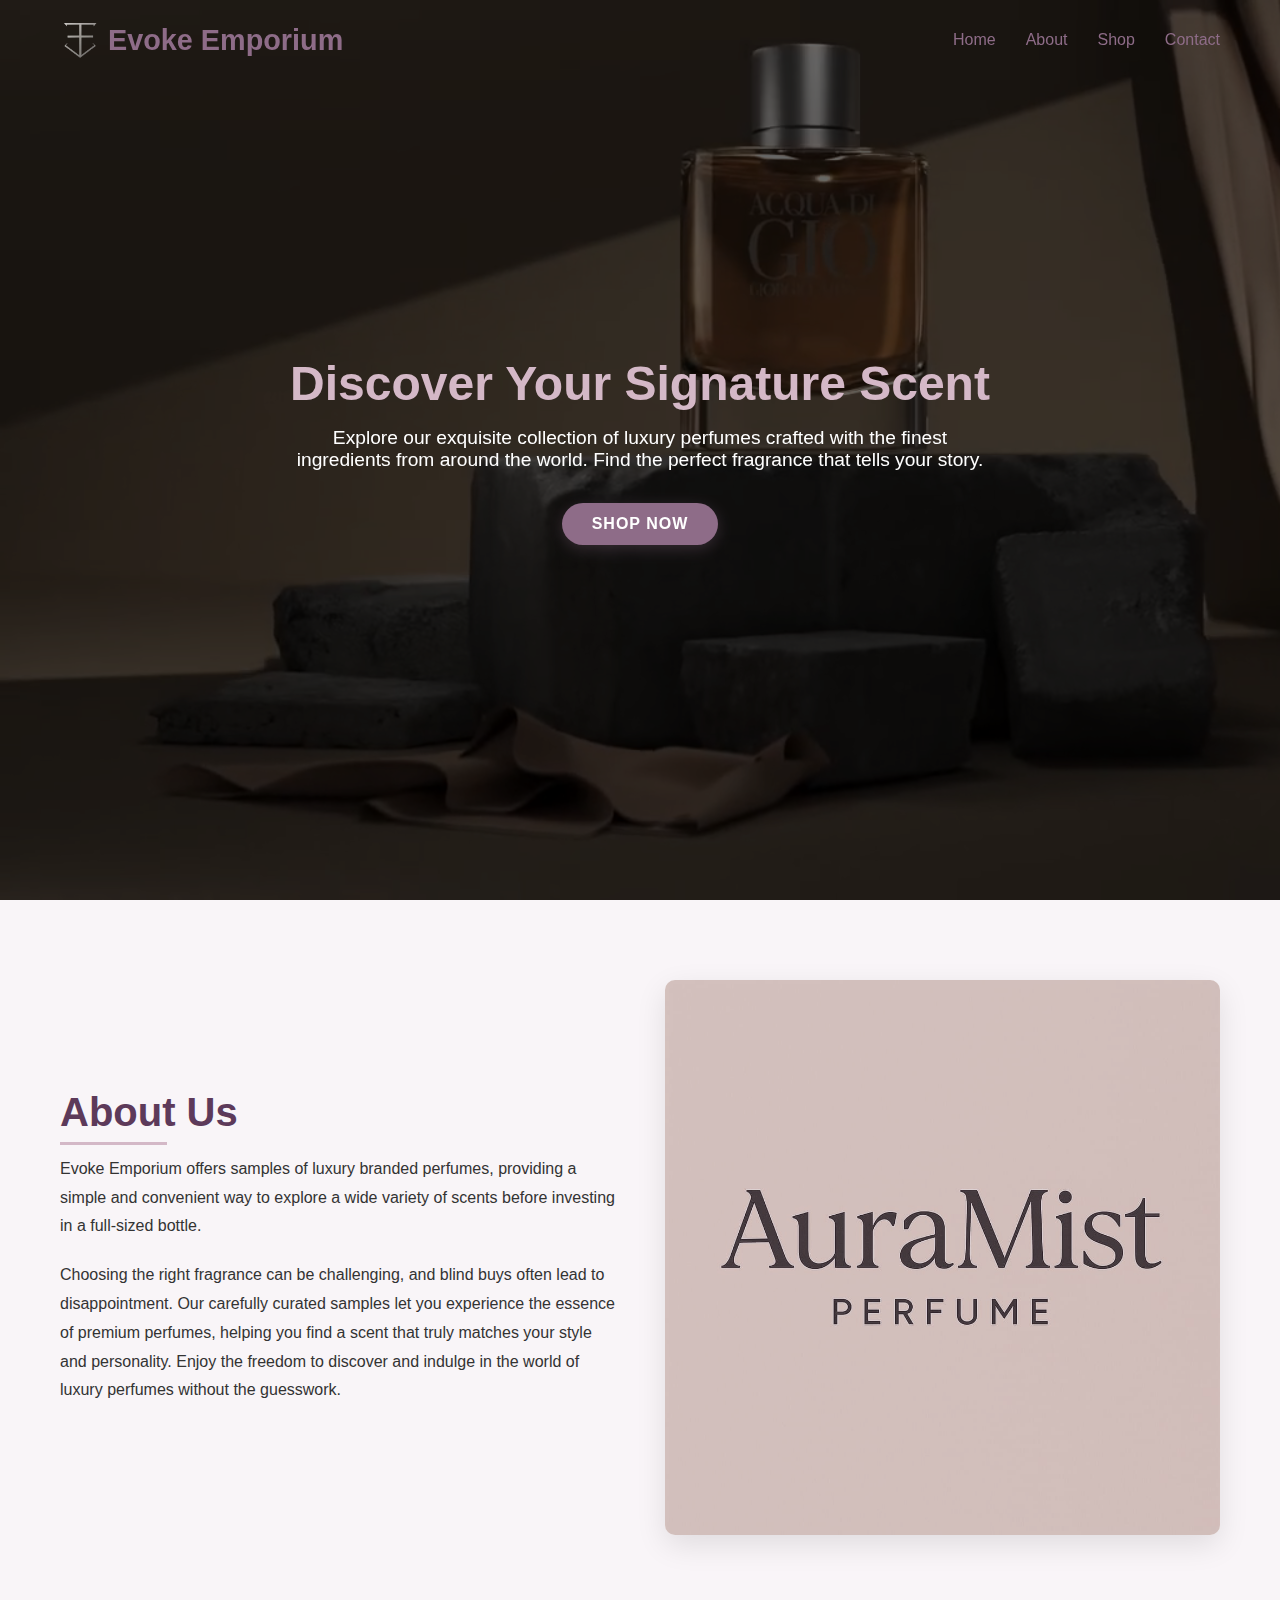
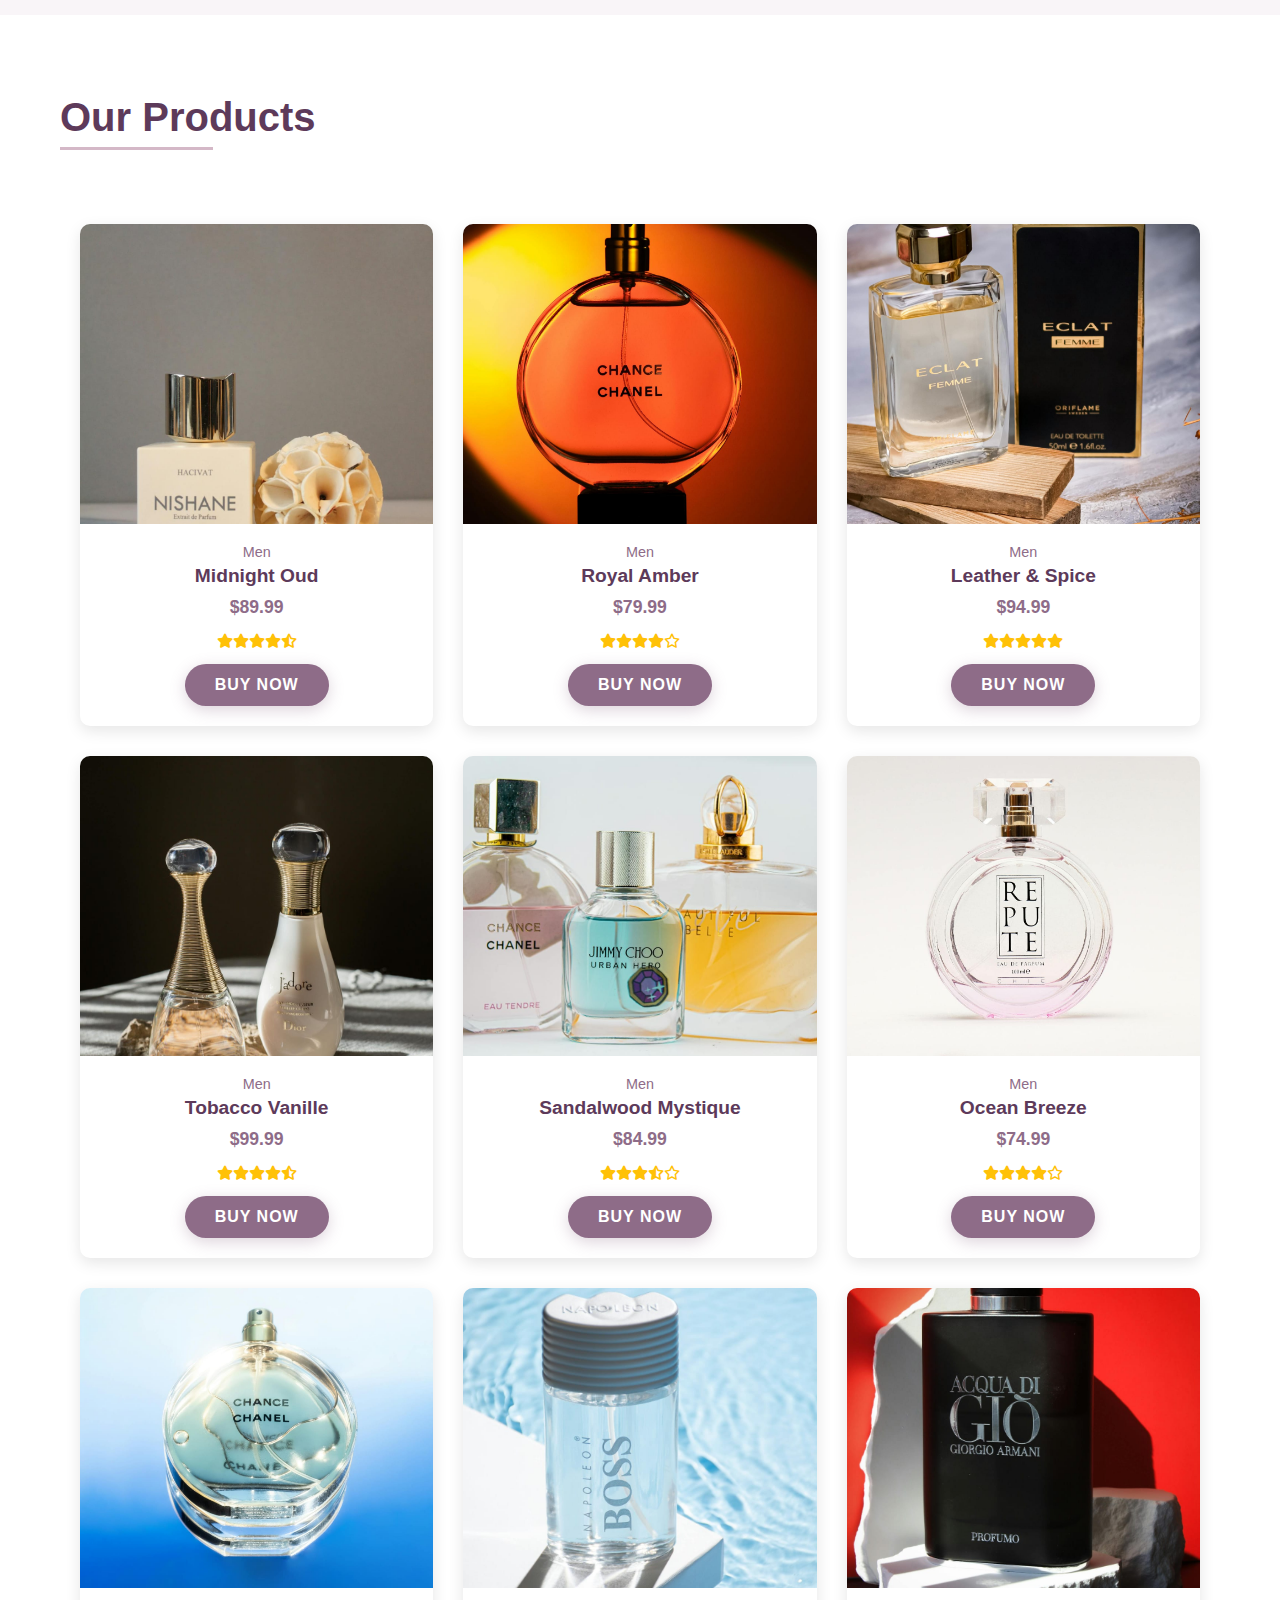
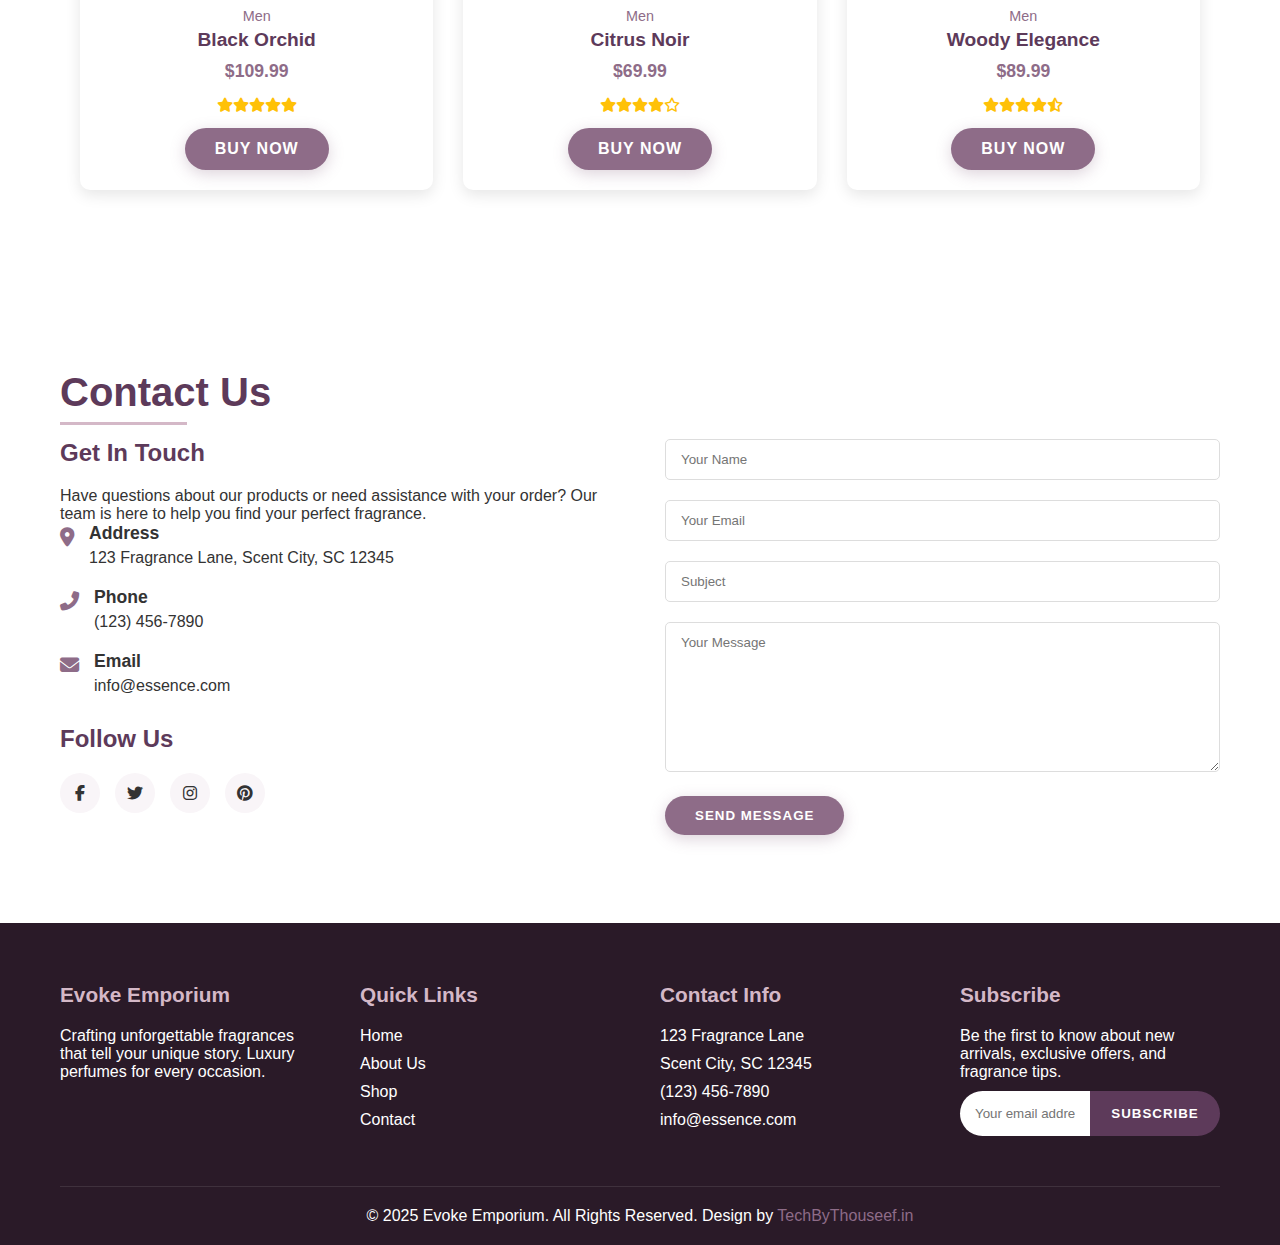
<file: index.html>
<!DOCTYPE html>
<html lang="en">

<head>
    <meta charset="UTF-8">
    <meta name="viewport" content="width=device-width, initial-scale=1.0">
    <meta name="description" content="Discover your signature scent with Evoke Emporium. Explore our curated collection of luxury perfume samples, crafted to help you find the perfect fragrance that tells your unique story.">
    <title>Evoke Emporium | Luxury Perfumes</title>
    <link rel="icon" type="png" href="/photos/logo.png">
    <link rel="stylesheet" href="https://cdnjs.cloudflare.com/ajax/libs/font-awesome/6.4.0/css/all.min.css">
    <link rel="stylesheet" href="/css/style.css">
</head>

<body>
    <!-- Header -->
    <header id="header">
        <div class="container">
            <nav class="navbar">
                <a href="#" class="logo">
                    <img src="/photos/logo.png" width="40px" height="40px" alt="">
                    &nbsp;Evoke Emporium
                </a>

                <ul class="nav-links">
                    <li><a class="nav-a" href="#home">Home</a></li>
                    <li><a class="nav-a" href="#about">About</a></li>
                    <li><a class="nav-a" href="#shop">Shop</a></li>
                    <li><a class="nav-a" href="#contact">Contact</a></li>
                </ul>

                <div class="hamburger">
                    <i class="fas fa-bars"></i>
                </div>
            </nav>
        </div>
    </header>

    <div class="video-background" id="home">
        <video autoplay muted loop playsinline>
            <source src="/video/video.mp4" type="video/mp4">
            Your browser does not support the video tag.
        </video>
    </div>

    <div class="content">
        <!-- <div class="logoinhome">
            <img src="/photos/IMG-20250506-WA0001.jpg" width="150px" height="150px" alt="">
        </div> -->
        <h1>Discover Your Signature Scent</h1>
        <p>Explore our exquisite collection of luxury perfumes crafted with the finest ingredients from around the
            world. Find the perfect fragrance that tells your story.</p>
        <a href="#shop" class="btn">Shop Now</a>
    </div>

    <!-- About Section -->
    <section class="about section-padding" id="about">
        <div class="container">
            <div class="about-content">
                <div class="about-text">
                    <h2 class="section-title">About Us</h2>
                    <p>Evoke Emporium offers samples of luxury branded perfumes, providing a simple and convenient way
                        to explore a wide variety of scents before investing in a full-sized bottle.</p>
                    <p>Choosing the right fragrance can be challenging, and blind buys often lead to disappointment. Our
                        carefully curated samples let you experience the essence of premium perfumes, helping you find a
                        scent that truly matches your style and personality. Enjoy the freedom to discover and indulge
                        in the world of luxury perfumes without the guesswork.</p>
                </div>

                <div class="about-img">
                    <img src="/photos/IMG-20250506-WA0001.jpg" alt="About Essence">
                </div>
            </div>
        </div>
    </section>

    <!-- Shop Section -->
    <section class="shop section-padding" id="shop">
        <div class="container">
            <div class="shop-header">
                <h2 class="section-title">Our Products</h2>
            </div>

            <div class="products-grid" id="productsContainer">
                <!-- Products will be loaded here dynamically -->
            </div>
        </div>
    </section>

    <!-- WhatsApp Order Form (hidden by default) -->
    <div class="whatsapp-form-modal" id="whatsappFormModal">
        <div class="modal-content">
            <span class="close-modal">&times;</span>
            <h3>Order Details</h3>
            <form id="whatsappOrderForm">
                <input type="hidden" id="whatsappProductName">
                <input type="hidden" id="whatsappProductPrice">
                <input type="hidden" id="whatsappProductImage">

                <div class="form-group">
                    <label for="customerName">Your Name*</label>
                    <input type="text" id="customerName" required>
                </div>

                <div class="form-group">
                    <label for="customerPhone">WhatsApp Number*</label>
                    <input type="tel" id="customerPhone" required>
                </div>

                <div class="form-group">
                    <label for="customerAddress">Delivery Address*</label>
                    <textarea id="customerAddress" required></textarea>
                </div>

                <div class="form-group">
                    <label for="customerQuantity">Quantity</label>
                    <input type="number" id="customerQuantity" value="1" min="1">
                </div>

                <button type="submit" class="btn">Send Order via WhatsApp</button>
            </form>
        </div>
    </div>

    <!-- Contact Section -->
    <section class="contact section-padding" id="contact">
        <div class="container">
            <h2 class="section-title">Contact Us</h2>

            <div class="contact-container">
                <div class="contact-info">
                    <h3>Get In Touch</h3>
                    <p>Have questions about our products or need assistance with your order? Our team is here to help
                        you find your perfect fragrance.</p>

                    <div class="contact-details">
                        <div class="contact-item">
                            <i class="fas fa-map-marker-alt"></i>
                            <div class="contact-text">
                                <h4>Address</h4>
                                <p>123 Fragrance Lane, Scent City, SC 12345</p>
                            </div>
                        </div>

                        <div class="contact-item">
                            <i class="fas fa-phone-alt"></i>
                            <div class="contact-text">
                                <h4>Phone</h4>
                                <p>(123) 456-7890</p>
                            </div>
                        </div>

                        <div class="contact-item">
                            <i class="fas fa-envelope"></i>
                            <div class="contact-text">
                                <h4>Email</h4>
                                <p>info@essence.com</p>
                            </div>
                        </div>
                    </div>

                    <h3>Follow Us</h3>
                    <div class="social-links">
                        <a href="#"><i class="fab fa-facebook-f"></i></a>
                        <a href="#"><i class="fab fa-twitter"></i></a>
                        <a href="https://www.instagram.com/evoke.emporium/" target="_blank"><i class="fab fa-instagram"></i></a>
                        <a href="#"><i class="fab fa-pinterest"></i></a>
                    </div>
                </div>

                <div class="contact-form">
                    <form id="contactForm">
                        <div class="form-group">
                            <input type="text" id="contactName" placeholder="Your Name" required>
                            <span class="error-message" id="nameError"></span>
                        </div>
                
                        <div class="form-group">
                            <input type="email" id="contactEmail" placeholder="Your Email" required>
                            <span class="error-message" id="emailError"></span>
                        </div>
                
                        <div class="form-group">
                            <input type="text" id="contactSubject" placeholder="Subject">
                        </div>
                
                        <div class="form-group">
                            <textarea id="contactMessage" placeholder="Your Message" required></textarea>
                            <span class="error-message" id="messageError"></span>
                        </div>
                
                        <button type="submit" class="btn" id="submitBtn">Send Message</button>
                        
                        <!-- Success/Error Message -->
                        <div id="formResponse" class="form-response"></div>
                    </form>
                </div>
                
            </div>
        </div>
    </section>

    <!-- Footer -->
    <footer>
        <div class="container">
            <div class="footer-container">
                <!-- Column 1 -->
                <div class="footer-col">
                    <h3>Evoke Emporium</h3>
                    <p>Crafting unforgettable fragrances that tell your unique story. Luxury perfumes for every
                        occasion.</p>
                </div>

                <!-- Column 2 -->
                <div class="footer-col">
                    <h3>Quick Links</h3>
                    <ul class="footer-links">
                        <li><a href="#home">Home</a></li>
                        <li><a href="#about">About Us</a></li>
                        <li><a href="#shop">Shop</a></li>
                        <li><a href="#contact">Contact</a></li>
                    </ul>
                </div>

                <!-- Column 3 -->
                <div class="footer-col">
                    <h3>Contact Info</h3>
                    <ul class="footer-links">
                        <li><a href="#">123 Fragrance Lane</a></li>
                        <li><a href="#">Scent City, SC 12345</a></li>
                        <li><a href="#">(123) 456-7890</a></li>
                        <li><a href="#">info@essence.com</a></li>
                    </ul>
                </div>

                <!-- Column 4: Newsletter -->
                <div class="footer-col newsletter-col">
                    <h3>Subscribe</h3>
                    <p>Be the first to know about new arrivals, exclusive offers, and fragrance tips.</p>
                    <form class="newsletter-form">
                        <input type="email" placeholder="Your email address" required>
                        <button type="submit">Subscribe</button>
                    </form>
                </div>
            </div>

            <div class="footer-bottom">
                <p>&copy; 2025 Evoke Emporium. All Rights Reserved. Design by <span><a
                            href="https://www.techbythouseef.in/" target="_blank">TechByThouseef.in</a></span></p>
            </div>
        </div>
    </footer>

    <script src="/js/script.js"></script>
    <script src="/js/datafetching.js"></script>
</body>

</html>
</file>
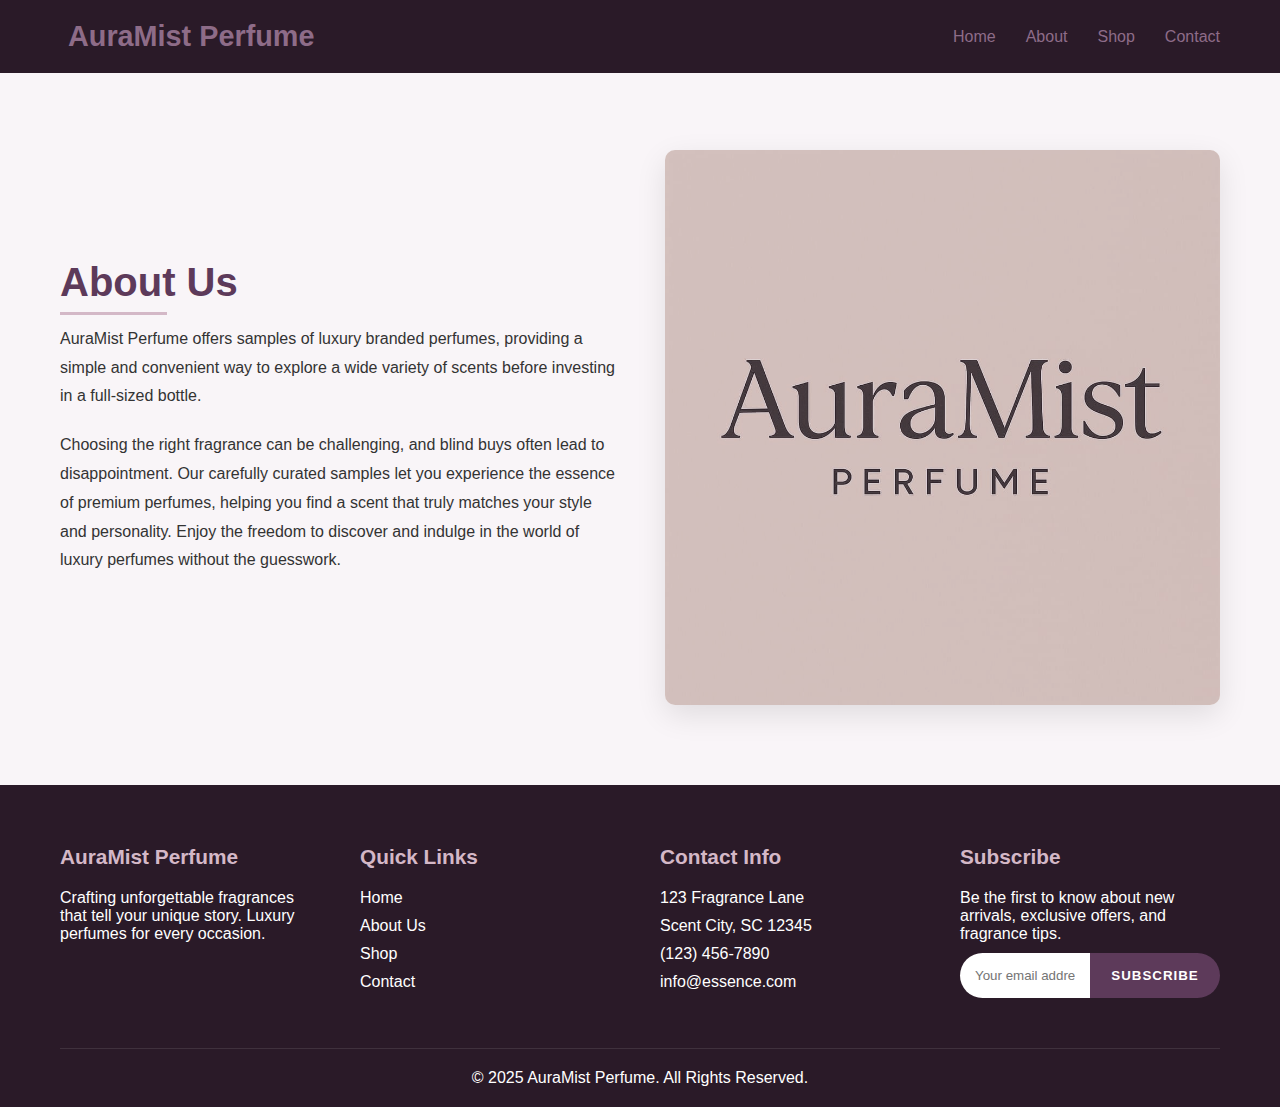
<file: about.html>
<!DOCTYPE html>
<html lang="en">

<head>
    <meta charset="UTF-8">
    <meta name="viewport" content="width=device-width, initial-scale=1.0">
    <meta name="description" content="Discover your signature scent with AuraMist Perfume. Explore our curated collection of luxury perfume samples, crafted to help you find the perfect fragrance that tells your unique story.">
    <title>AuraMist Perfume | Luxury Perfumes</title>
    <link rel="icon" type="png" href="/photos/logo.png">
    <link rel="stylesheet" href="https://cdnjs.cloudflare.com/ajax/libs/font-awesome/6.4.0/css/all.min.css">
    <link rel="stylesheet" href="/css/style.css">
</head>

<body>
    <!-- Header -->
    <header id="header" style="background-color: #2a1a28;">
        <div class="container">
            <nav class="navbar">
                <a href="#" class="logo">
                    <!-- <img src="/photos/logo.png" width="40px" height="40px" alt=""> -->
                    &nbsp;AuraMist Perfume
                </a>

                <ul class="nav-links">
                    <li><a class="nav-a" href="/index.html">Home</a></li>
                    <li><a class="nav-a" href="/about.html">About</a></li>
                    <li><a class="nav-a" href="/shop.html">Shop</a></li>
                    <li><a class="nav-a" href="/contact.html">Contact</a></li>
                </ul>

                <div class="hamburger">
                    <i class="fas fa-bars"></i>
                </div>
            </nav>
        </div>
    </header>

    <!-- About Section -->
    <section class="about section-padding" id="about" style="padding-top: 150px;">
        <div class="container" >
            <div class="about-content">
                <div class="about-text">
                    <h2 class="section-title">About Us</h2>
                    <p>AuraMist Perfume offers samples of luxury branded perfumes, providing a simple and convenient way
                        to explore a wide variety of scents before investing in a full-sized bottle.</p>
                    <p>Choosing the right fragrance can be challenging, and blind buys often lead to disappointment. Our
                        carefully curated samples let you experience the essence of premium perfumes, helping you find a
                        scent that truly matches your style and personality. Enjoy the freedom to discover and indulge
                        in the world of luxury perfumes without the guesswork.</p>
                </div>

                <div class="about-img">
                    <img src="/photos/IMG-20250506-WA0001.jpg" alt="About Essence">
                </div>
            </div>
        </div>
    </section>

    <!-- Footer -->
    <footer>
        <div class="container">
            <div class="footer-container">
                <!-- Column 1 -->
                <div class="footer-col">
                    <h3>AuraMist Perfume</h3>
                    <p>Crafting unforgettable fragrances that tell your unique story. Luxury perfumes for every
                        occasion.</p>
                </div>

                <!-- Column 2 -->
                <div class="footer-col">
                    <h3>Quick Links</h3>
                    <ul class="footer-links">
                        <li><a href="#home">Home</a></li>
                        <li><a href="#about">About Us</a></li>
                        <li><a href="#shop">Shop</a></li>
                        <li><a href="#contact">Contact</a></li>
                    </ul>
                </div>

                <!-- Column 3 -->
                <div class="footer-col">
                    <h3>Contact Info</h3>
                    <ul class="footer-links">
                        <li><a href="#">123 Fragrance Lane</a></li>
                        <li><a href="#">Scent City, SC 12345</a></li>
                        <li><a href="#">(123) 456-7890</a></li>
                        <li><a href="#">info@essence.com</a></li>
                    </ul>
                </div>

                <!-- Column 4: Newsletter -->
                <div class="footer-col newsletter-col">
                    <h3>Subscribe</h3>
                    <p>Be the first to know about new arrivals, exclusive offers, and fragrance tips.</p>
                    <form class="newsletter-form">
                        <input type="email" placeholder="Your email address" required>
                        <button type="submit">Subscribe</button>
                    </form>
                </div>
            </div>

            <div class="footer-bottom">
                <p>&copy; 2025 AuraMist Perfume. All Rights Reserved.</p>
            </div>
        </div>
    </footer>

    <script src="/js/script.js"></script>
    <script src="/js/datafetching.js"></script>
</body>
</file>
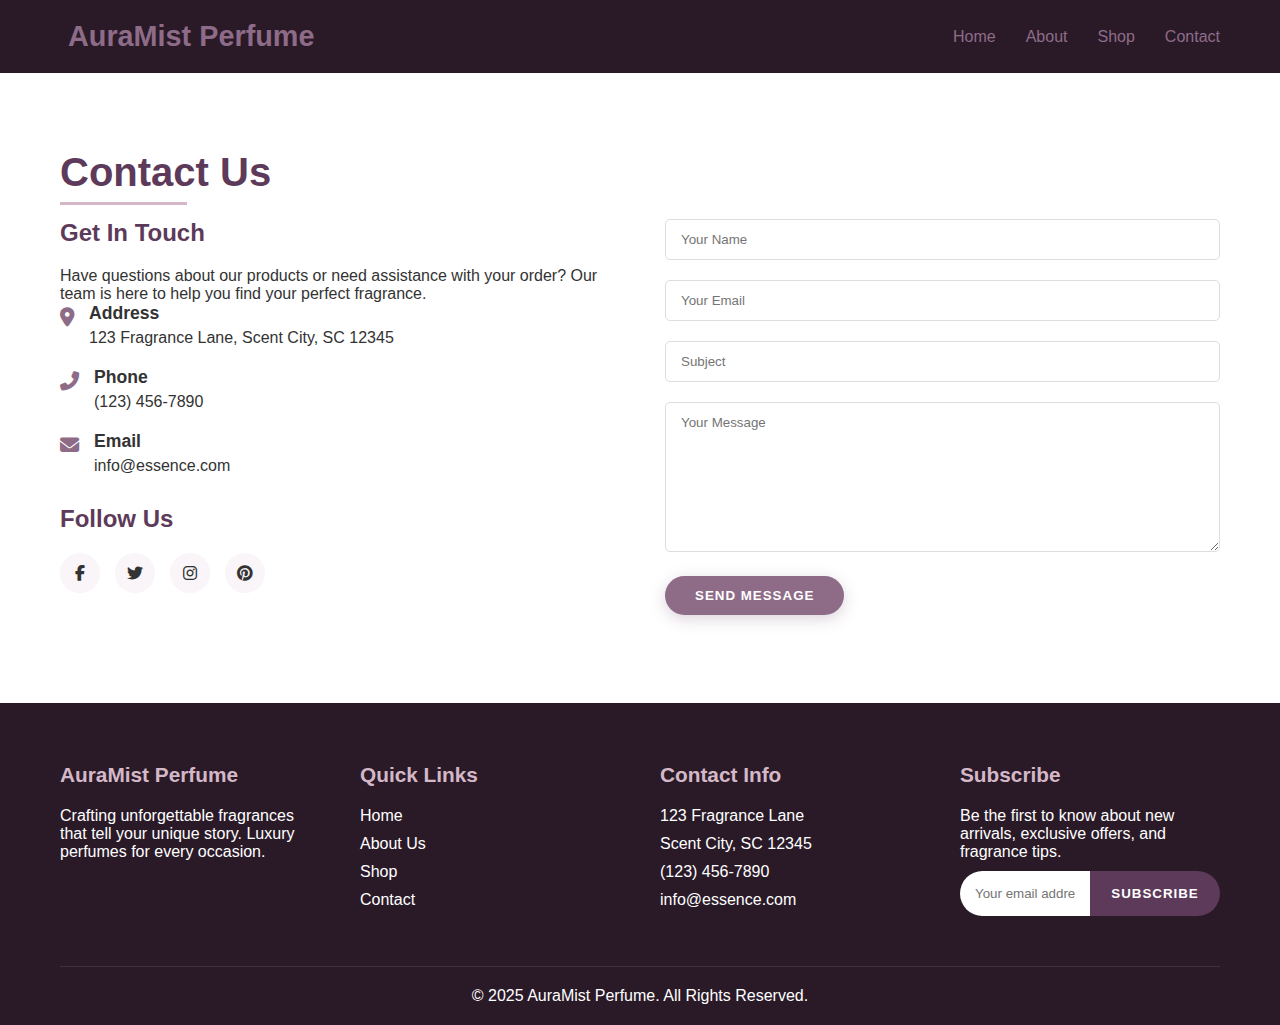
<file: contact.html>
<!DOCTYPE html>
<html lang="en">

<head>
    <meta charset="UTF-8">
    <meta name="viewport" content="width=device-width, initial-scale=1.0">
    <meta name="description" content="Discover your signature scent with AuraMist Perfume. Explore our curated collection of luxury perfume samples, crafted to help you find the perfect fragrance that tells your unique story.">
    <title>AuraMist Perfume | Luxury Perfumes</title>
    <link rel="icon" type="png" href="/photos/logo.png">
    <link rel="stylesheet" href="https://cdnjs.cloudflare.com/ajax/libs/font-awesome/6.4.0/css/all.min.css">
    <link rel="stylesheet" href="/css/style.css">
</head>

<body>
    <!-- Header -->
    <header id="header" style="background-color: #2a1a28;">
        <div class="container">
            <nav class="navbar">
                <a href="#" class="logo">
                    <!-- <img src="/photos/logo.png" width="40px" height="40px" alt=""> -->
                    &nbsp;AuraMist Perfume
                </a>

                <ul class="nav-links">
                    <li><a class="nav-a" href="/index.html">Home</a></li>
                    <li><a class="nav-a" href="/about.html">About</a></li>
                    <li><a class="nav-a" href="/shop.html">Shop</a></li>
                    <li><a class="nav-a" href="/contact.html">Contact</a></li>
                </ul>

                <div class="hamburger">
                    <i class="fas fa-bars"></i>
                </div>
            </nav>
        </div>
    </header>

    <!-- Contact Section -->
    <section class="contact section-padding" id="contact" style="padding-top: 150px;">
        <div class="container">
            <h2 class="section-title">Contact Us</h2>

            <div class="contact-container">
                <div class="contact-info">
                    <h3>Get In Touch</h3>
                    <p>Have questions about our products or need assistance with your order? Our team is here to help
                        you find your perfect fragrance.</p>

                    <div class="contact-details">
                        <div class="contact-item">
                            <i class="fas fa-map-marker-alt"></i>
                            <div class="contact-text">
                                <h4>Address</h4>
                                <p>123 Fragrance Lane, Scent City, SC 12345</p>
                            </div>
                        </div>

                        <div class="contact-item">
                            <i class="fas fa-phone-alt"></i>
                            <div class="contact-text">
                                <h4>Phone</h4>
                                <p>(123) 456-7890</p>
                            </div>
                        </div>

                        <div class="contact-item">
                            <i class="fas fa-envelope"></i>
                            <div class="contact-text">
                                <h4>Email</h4>
                                <p>info@essence.com</p>
                            </div>
                        </div>
                    </div>

                    <h3>Follow Us</h3>
                    <div class="social-links">
                        <a href="#"><i class="fab fa-facebook-f"></i></a>
                        <a href="#"><i class="fab fa-twitter"></i></a>
                        <a href="#"><i class="fab fa-instagram"></i></a>
                        <a href="#"><i class="fab fa-pinterest"></i></a>
                    </div>
                </div>

                <div class="contact-form">
                    <form id="contactForm">
                        <div class="form-group">
                            <input type="text" id="contactName" placeholder="Your Name" required>
                            <span class="error-message" id="nameError"></span>
                        </div>
                
                        <div class="form-group">
                            <input type="email" id="contactEmail" placeholder="Your Email" required>
                            <span class="error-message" id="emailError"></span>
                        </div>
                
                        <div class="form-group">
                            <input type="text" id="contactSubject" placeholder="Subject">
                        </div>
                
                        <div class="form-group">
                            <textarea id="contactMessage" placeholder="Your Message" required></textarea>
                            <span class="error-message" id="messageError"></span>
                        </div>
                
                        <button type="submit" class="btn" id="submitBtn">Send Message</button>
                        
                        <!-- Success/Error Message -->
                        <div id="formResponse" class="form-response"></div>
                    </form>
                </div>
                
            </div>
        </div>
    </section>

    <!-- Footer -->
    <footer>
        <div class="container">
            <div class="footer-container">
                <!-- Column 1 -->
                <div class="footer-col">
                    <h3>AuraMist Perfume</h3>
                    <p>Crafting unforgettable fragrances that tell your unique story. Luxury perfumes for every
                        occasion.</p>
                </div>

                <!-- Column 2 -->
                <div class="footer-col">
                    <h3>Quick Links</h3>
                    <ul class="footer-links">
                        <li><a href="#home">Home</a></li>
                        <li><a href="#about">About Us</a></li>
                        <li><a href="#shop">Shop</a></li>
                        <li><a href="#contact">Contact</a></li>
                    </ul>
                </div>

                <!-- Column 3 -->
                <div class="footer-col">
                    <h3>Contact Info</h3>
                    <ul class="footer-links">
                        <li><a href="#">123 Fragrance Lane</a></li>
                        <li><a href="#">Scent City, SC 12345</a></li>
                        <li><a href="#">(123) 456-7890</a></li>
                        <li><a href="#">info@essence.com</a></li>
                    </ul>
                </div>

                <!-- Column 4: Newsletter -->
                <div class="footer-col newsletter-col">
                    <h3>Subscribe</h3>
                    <p>Be the first to know about new arrivals, exclusive offers, and fragrance tips.</p>
                    <form class="newsletter-form">
                        <input type="email" placeholder="Your email address" required>
                        <button type="submit">Subscribe</button>
                    </form>
                </div>
            </div>

            <div class="footer-bottom">
                <p>&copy; 2025 AuraMist Perfume. All Rights Reserved.</p>
            </div>
        </div>
    </footer>

    <script src="/js/script.js"></script>
    <script src="/js/datafetching.js"></script>
</body>
</file>
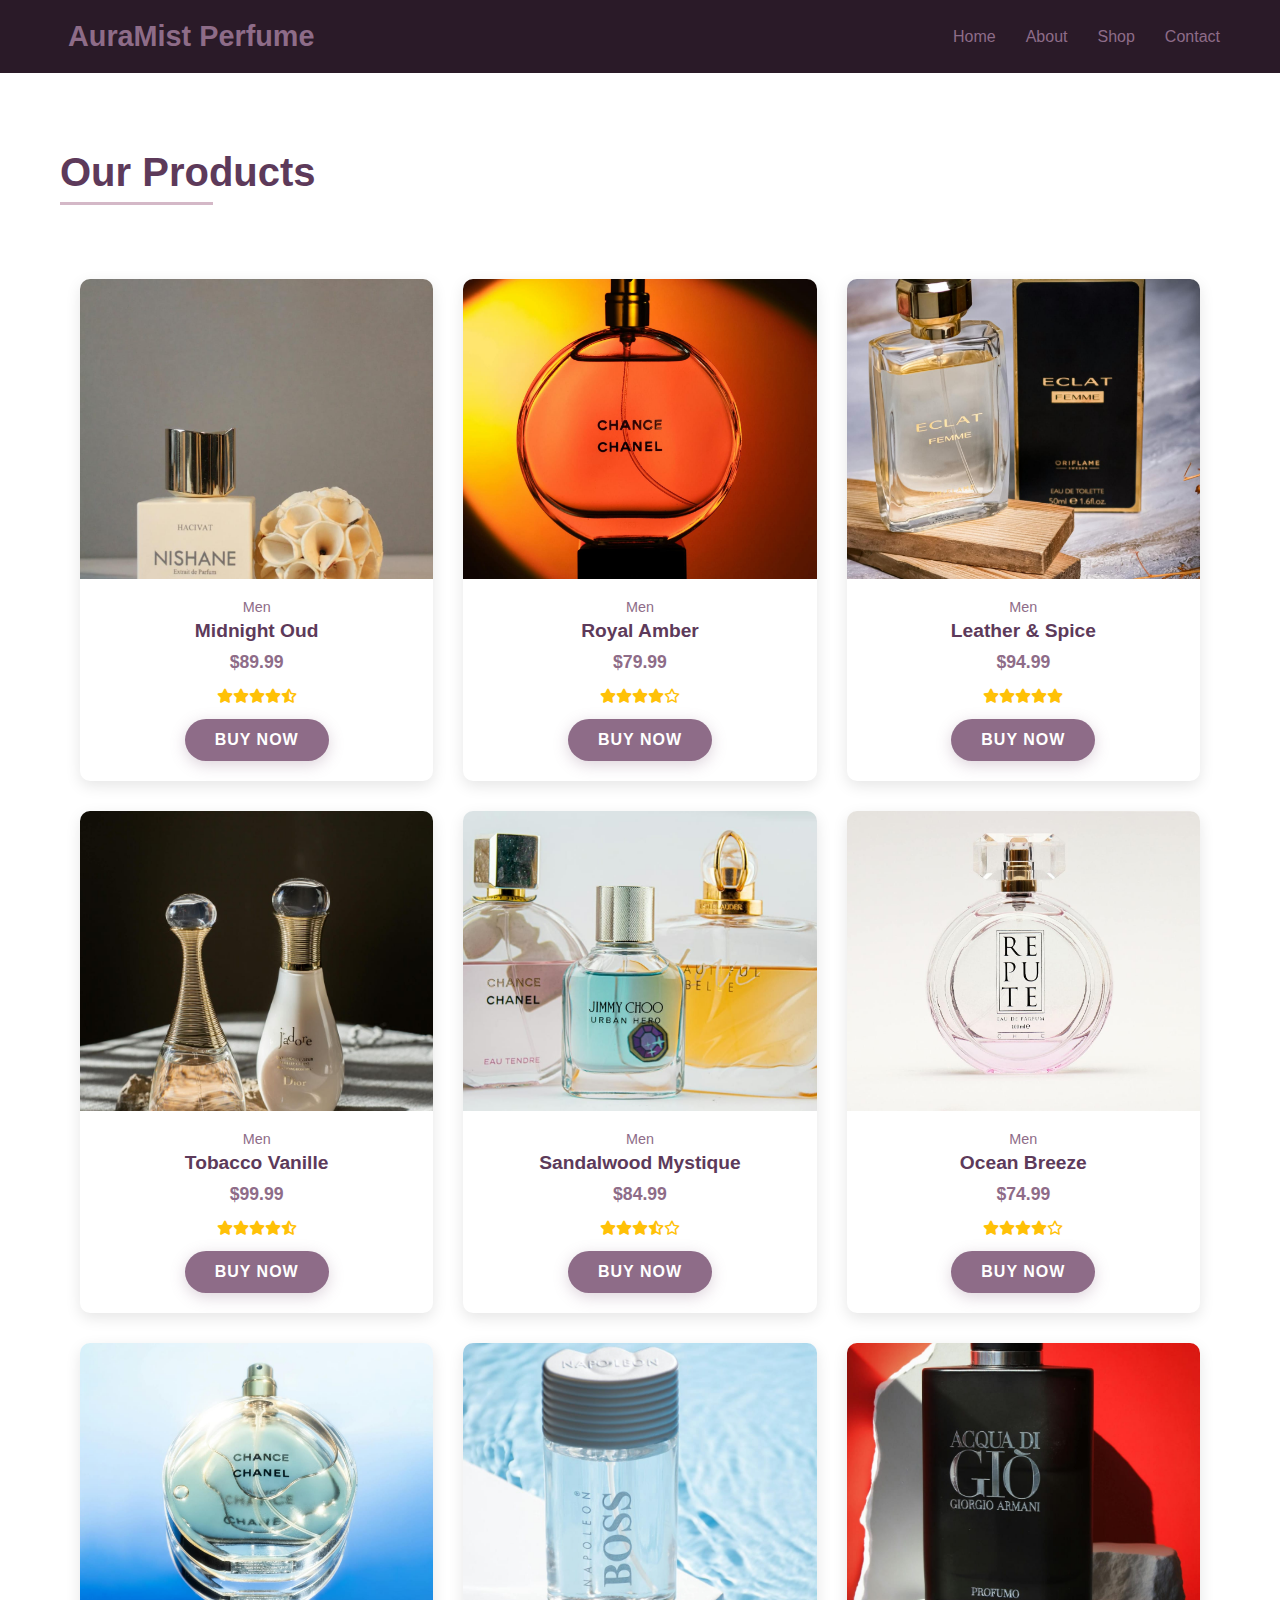
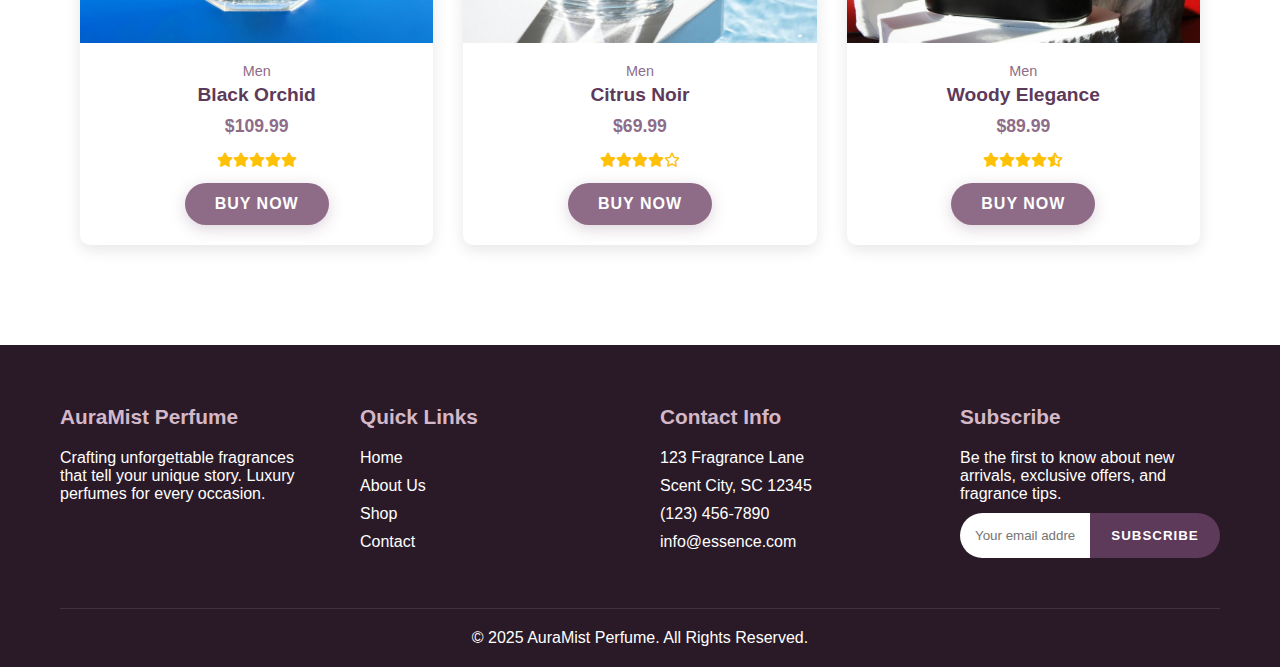
<file: shop.html>
<!DOCTYPE html>
<html lang="en">

<head>
    <meta charset="UTF-8">
    <meta name="viewport" content="width=device-width, initial-scale=1.0">
    <meta name="description" content="Discover your signature scent with AuraMist Perfume. Explore our curated collection of luxury perfume samples, crafted to help you find the perfect fragrance that tells your unique story.">
    <title>AuraMist Perfume | Luxury Perfumes</title>
    <link rel="icon" type="png" href="/photos/logo.png">
    <link rel="stylesheet" href="https://cdnjs.cloudflare.com/ajax/libs/font-awesome/6.4.0/css/all.min.css">
    <link rel="stylesheet" href="/css/style.css">
</head>

<body>
    <!-- Header -->
    <header id="header" style="background-color: #2a1a28;">
        <div class="container">
            <nav class="navbar">
                <a href="#" class="logo">
                    <!-- <img src="/photos/logo.png" width="40px" height="40px" alt=""> -->
                    &nbsp;AuraMist Perfume
                </a>

                <ul class="nav-links">
                    <li><a class="nav-a" href="/index.html">Home</a></li>
                    <li><a class="nav-a" href="/about.html">About</a></li>
                    <li><a class="nav-a" href="/shop.html">Shop</a></li>
                    <li><a class="nav-a" href="/contact.html">Contact</a></li>
                </ul>

                <div class="hamburger">
                    <i class="fas fa-bars"></i>
                </div>
            </nav>
        </div>
    </header>

    <!-- Shop Section -->
    <section class="shop section-padding" id="shop" style="padding-top: 150px;">
        <div class="container">
            <div class="shop-header">
                <h2 class="section-title">Our Products</h2>
            </div>

            <div class="products-grid" id="productsContainer">
                <!-- Products will be loaded here dynamically -->
            </div>
        </div>
    </section>

    <!-- WhatsApp Order Form (hidden by default) -->
    <div class="whatsapp-form-modal" id="whatsappFormModal">
        <div class="modal-content">
            <span class="close-modal">&times;</span>
            <h3>Order Details</h3>
            <form id="whatsappOrderForm">
                <input type="hidden" id="whatsappProductName">
                <input type="hidden" id="whatsappProductPrice">
                <input type="hidden" id="whatsappProductImage">

                <div class="form-group">
                    <label for="customerName">Your Name*</label>
                    <input type="text" id="customerName" required>
                </div>

                <div class="form-group">
                    <label for="customerPhone">WhatsApp Number*</label>
                    <input type="tel" id="customerPhone" required>
                </div>

                <div class="form-group">
                    <label for="customerAddress">Delivery Address*</label>
                    <textarea id="customerAddress" required></textarea>
                </div>

                <div class="form-group">
                    <label for="customerQuantity">Quantity</label>
                    <input type="number" id="customerQuantity" value="1" min="1">
                </div>

                <button type="submit" class="btn">Send Order via WhatsApp</button>
            </form>
        </div>
    </div>

    <!-- Footer -->
    <footer>
        <div class="container">
            <div class="footer-container">
                <!-- Column 1 -->
                <div class="footer-col">
                    <h3>AuraMist Perfume</h3>
                    <p>Crafting unforgettable fragrances that tell your unique story. Luxury perfumes for every
                        occasion.</p>
                </div>

                <!-- Column 2 -->
                <div class="footer-col">
                    <h3>Quick Links</h3>
                    <ul class="footer-links">
                        <li><a href="#home">Home</a></li>
                        <li><a href="#about">About Us</a></li>
                        <li><a href="#shop">Shop</a></li>
                        <li><a href="#contact">Contact</a></li>
                    </ul>
                </div>

                <!-- Column 3 -->
                <div class="footer-col">
                    <h3>Contact Info</h3>
                    <ul class="footer-links">
                        <li><a href="#">123 Fragrance Lane</a></li>
                        <li><a href="#">Scent City, SC 12345</a></li>
                        <li><a href="#">(123) 456-7890</a></li>
                        <li><a href="#">info@essence.com</a></li>
                    </ul>
                </div>

                <!-- Column 4: Newsletter -->
                <div class="footer-col newsletter-col">
                    <h3>Subscribe</h3>
                    <p>Be the first to know about new arrivals, exclusive offers, and fragrance tips.</p>
                    <form class="newsletter-form">
                        <input type="email" placeholder="Your email address" required>
                        <button type="submit">Subscribe</button>
                    </form>
                </div>
            </div>

            <div class="footer-bottom">
                <p>&copy; 2025 AuraMist Perfume. All Rights Reserved.</p>
            </div>
        </div>
    </footer>

    <script src="/js/script.js"></script>
    <script src="/js/datafetching.js"></script>
</body>
</file>
<file: css/style.css>
/* Global Styles */
:root {
    --primary-color: #8e6c88;
    --secondary-color: #d4b8c7;
    --accent-color: #5d3a5a;
    --light-color: #f9f5f8;
    --dark-color: #2a1a28;
    --text-color: #333;
    --white: #fff;
    --transition: all 0.3s ease;
}

* {
    margin: 0;
    padding: 0;
    box-sizing: border-box;
}

body {
    font-family: 'Poppins', sans-serif;
    color: var(--text-color);
    background-color: var(--light-color);
    overflow-x: hidden;
}

a {
    text-decoration: none;
    color: inherit;
}

ul {
    list-style: none;
}

.container {
    max-width: 1200px;
    margin: 0 auto;
    padding: 0 20px;
}

/* Video Background Styling */
.video-background video {
    position: fixed;
    top: 0;
    left: 0;
    min-width: 100%;
    min-height: 100%;
    object-fit: cover;
    z-index: -1;
}

/* Content on top of video */
.content {
    position: relative;
    z-index: 1;
    height: 100vh;
    display: flex;
    flex-direction: column;
    justify-content: center;
    align-items: center;
    text-align: center;
    color: rgb(255, 255, 255);
    background: rgba(0, 0, 0, 0.596);
}

.content h1 {
    font-size: 3rem;
    margin-bottom: 1rem;
    color: var(--secondary-color);
}

.logoinhome img{
    align-items: center;
    justify-content: center;
    border-radius: 100%;
    overflow: hidden;
}

.content p {
    font-size: 1.2rem;
    margin-bottom: 2rem;
    width: 75%;
    max-width: 700px;
}

.btn {
    padding: 10px 25px;
    background: white;
    color: black;
    text-decoration: none;
    font-weight: bold;
    border-radius: 5px;
    transition: background 0.3s;
}

.btn:hover {
    background: #e6e6e6;
}

.btn {
    display: inline-block;
    padding: 12px 30px;
    background-color: var(--primary-color);
    color: var(--white);
    border: none;
    border-radius: 30px;
    cursor: pointer;
    font-weight: 600;
    text-transform: uppercase;
    letter-spacing: 1px;
    transition: var(--transition);
    box-shadow: 0 4px 15px rgba(142, 108, 136, 0.3);
}

.btn:hover {
    background-color: var(--accent-color);
    transform: translateY(-3px);
    box-shadow: 0 6px 20px rgba(93, 58, 90, 0.4);
}

.section-title {
    font-size: 2.5rem;
    margin-bottom: 1.5rem;
    color: var(--accent-color);
    position: relative;
    display: inline-block;
}

.section-title::after {
    content: '';
    position: absolute;
    bottom: -10px;
    left: 0;
    width: 60%;
    height: 3px;
    background-color: var(--secondary-color);
}

.section-padding {
    padding: 80px 0;
}

header {
    background-color: rgba(0, 0, 0, 0);
    position: fixed;
    width: 100%;
    top: 0;
    z-index: 1000;
    transition: var(--transition);
    transition: opacity 1s ease, background-color 1s ease, box-shadow 1s ease;
}

header.scrolled {
    display: block;
    
    background-color: rgba(255, 255, 255, 0.9); /* Optional: Add background */
    box-shadow: 0 2px 10px rgba(0, 0, 0, 0.1);   /* Optional: Add shadow */
}

.color{
    color: #2a1a28;
}

.navbar {
    display: flex;
    justify-content: space-between;
    align-items: center;
    padding: 20px 0;
}

.logo {
    font-size: 1.8rem;
    font-weight: 700;
    color: var(--primary-color);
    display: flex;
    align-items: center;
}

.logo i {
    margin-right: 10px;
    font-size: 2rem;
}

.nav-links {
    display: flex;
    gap: 30px;
}

.nav-links a {
    font-weight: 500;
    position: relative;
    transition: var(--transition);
    color: var(--primary-color);
}

.nav-links a::after {
    content: '';
    position: absolute;
    bottom: -5px;
    left: 0;
    width: 0;
    height: 2px;
    background-color: var(--primary-color);
    transition: var(--transition);
}

.nav-links a:hover::after {
    width: 100%;
}

.nav-links a:hover {
    color: var(--primary-color);
}

.nav-icons {
    display: flex;
    gap: 20px;
}

.nav-icons a {
    font-size: 1.2rem;
    transition: var(--transition);
}

.nav-icons a:hover {
    color: var(--primary-color);
    transform: translateY(-3px);
}

.hamburger {
    display: none;
    cursor: pointer;
    font-size: 1.5rem;
    color: var(--primary-color);
}

/* Hero Section */
.hero {
    height: 100vh;
    background: linear-gradient(rgba(42, 26, 40, 0.7), rgba(42, 26, 40, 0.7)),
        url('https://images.unsplash.com/photo-1592945403244-b3fbafd7f539?ixlib=rb-4.0.3&ixid=M3wxMjA3fDB8MHxwaG90by1wYWdlfHx8fGVufDB8fHx8fA%3D%3D&auto=format&fit=crop&w=1470&q=80') no-repeat center center/cover;
    display: flex;
    align-items: center;
    color: var(--white);
    text-align: center;
    padding-top: 80px;
}

.hero-content {
    max-width: 800px;
    margin: 0 auto;
    animation: fadeInUp 1s ease;
}

.hero h1 {
    font-size: 4rem;
    margin-bottom: 20px;
    text-transform: uppercase;
    letter-spacing: 3px;
}

.hero p {
    font-size: 1.2rem;
    margin-bottom: 30px;
    line-height: 1.6;
}

/* Featured Section */
.featured {
    background-color: var(--white);
}

.featured .section-title {
    text-align: center;
    margin-bottom: 50px;
}

.featured .section-title::after {
    left: 50%;
    transform: translateX(-50%);
    width: 100px;
}

.featured-grid {
    display: grid;
    grid-template-columns: repeat(auto-fit, minmax(250px, 1fr));
    gap: 30px;
}

.featured-item {
    background-color: var(--light-color);
    border-radius: 10px;
    overflow: hidden;
    box-shadow: 0 5px 15px rgba(0, 0, 0, 0.1);
    transition: var(--transition);
    position: relative;
}

.featured-item:hover {
    transform: translateY(-10px);
    box-shadow: 0 15px 30px rgba(0, 0, 0, 0.2);
}

.featured-img {
    height: 300px;
    overflow: hidden;
}

.featured-img img {
    width: 100%;
    height: 100%;
    object-fit: cover;
    transition: var(--transition);
}

.featured-item:hover .featured-img img {
    transform: scale(1.1);
}

.featured-info {
    padding: 20px;
    text-align: center;
}

.featured-info h3 {
    font-size: 1.3rem;
    margin-bottom: 10px;
    color: var(--accent-color);
}

.featured-info p {
    color: var(--primary-color);
    font-weight: 600;
    margin-bottom: 15px;
}

.featured-badge {
    position: absolute;
    top: 10px;
    right: 10px;
    background-color: var(--primary-color);
    color: var(--white);
    padding: 5px 10px;
    border-radius: 20px;
    font-size: 0.8rem;
    font-weight: 600;
}

/* About Section */
.about {
    background-color: var(--light-color);
}

.about-content {
    display: grid;
    grid-template-columns: 1fr 1fr;
    gap: 50px;
    align-items: center;
}

.about-img {
    position: relative;
    border-radius: 10px;
    overflow: hidden;
    box-shadow: 0 10px 30px rgba(0, 0, 0, 0.1);
}

.about-img img {
    width: 100%;
    height: auto;
    display: block;
}

.about-img::before {
    content: '';
    position: absolute;
    top: 0;
    left: 0;
    width: 100%;
    height: 100%;
    background-color: rgba(142, 108, 136, 0.3);
    z-index: 1;
}

.about-text h2 {
    margin-bottom: 20px;
}

.about-text p {
    margin-bottom: 20px;
    line-height: 1.8;
}

.about-stats {
    display: grid;
    grid-template-columns: repeat(3, 1fr);
    gap: 20px;
    margin-top: 30px;
}

.stat-item {
    text-align: center;
    padding: 20px;
    background-color: var(--white);
    border-radius: 10px;
    box-shadow: 0 5px 15px rgba(0, 0, 0, 0.05);
    transition: var(--transition);
}

.stat-item:hover {
    transform: translateY(-5px);
    box-shadow: 0 10px 25px rgba(0, 0, 0, 0.1);
}

.stat-item i {
    font-size: 2rem;
    color: var(--primary-color);
    margin-bottom: 10px;
}

.stat-item h3 {
    font-size: 2rem;
    color: var(--accent-color);
    margin-bottom: 5px;
}

/* Shop Section */
.shop {
    background-color: var(--white);
}

.shop-header {
    display: flex;
    justify-content: space-between;
    align-items: center;
    margin-bottom: 40px;
}

.filter-buttons {
    display: flex;
    gap: 15px;
}

.filter-btn {
    padding: 8px 20px;
    background-color: transparent;
    border: 1px solid var(--primary-color);
    color: var(--primary-color);
    border-radius: 30px;
    cursor: pointer;
    transition: var(--transition);
}

.filter-btn.active,
.filter-btn:hover {
    background-color: var(--primary-color);
    color: var(--white);
}

.products-grid {
    display: grid;
    grid-template-columns: repeat(auto-fit, minmax(280px, 1fr));
    gap: 30px;
}

.product-card {
    background-color: var(--light-color);
    border-radius: 10px;
    overflow: hidden;
    box-shadow: 0 5px 15px rgba(0, 0, 0, 0.1);
    transition: var(--transition);
    position: relative;
}

.product-card:hover {
    transform: translateY(-10px);
    box-shadow: 0 15px 30px rgba(0, 0, 0, 0.2);
}

.product-img {
    height: 300px;
    overflow: hidden;
    position: relative;
}

.product-img img {
    width: 100%;
    height: 100%;
    object-fit: cover;
    transition: var(--transition);
}

.product-card:hover .product-img img {
    transform: scale(1.1);
}

.product-actions {
    position: absolute;
    top: 20px;
    right: 20px;
    display: flex;
    flex-direction: column;
    gap: 10px;
    opacity: 0;
    transition: var(--transition);
}

.product-card:hover .product-actions {
    opacity: 1;
}

.product-actions a {
    width: 40px;
    height: 40px;
    background-color: var(--white);
    border-radius: 50%;
    display: flex;
    align-items: center;
    justify-content: center;
    box-shadow: 0 2px 10px rgba(0, 0, 0, 0.1);
    transition: var(--transition);
}

.product-actions a:hover {
    background-color: var(--primary-color);
    color: var(--white);
}

.product-info {
    padding: 20px;
}

.product-category {
    font-size: 0.9rem;
    color: var(--primary-color);
    margin-bottom: 5px;
}

.product-title {
    font-size: 1.2rem;
    margin-bottom: 10px;
    color: var(--accent-color);
}

.product-price {
    font-weight: 700;
    color: var(--primary-color);
    margin-bottom: 15px;
}

.product-rating {
    color: #ffc107;
    margin-bottom: 15px;
}

/* Testimonials Section */
.testimonials {
    background-color: var(--light-color);
    text-align: center;
}

.testimonials .section-title {
    margin-bottom: 50px;
}

.testimonials .section-title::after {
    left: 50%;
    transform: translateX(-50%);
    width: 100px;
}

.testimonial-slider {
    max-width: 800px;
    margin: 0 auto;
    position: relative;
}

.testimonial-slide {
    padding: 30px;
    background-color: var(--white);
    border-radius: 10px;
    box-shadow: 0 5px 15px rgba(0, 0, 0, 0.1);
    margin: 0 20px;
    display: none;
    animation: fadeIn 0.5s ease;
}

.testimonial-slide.active {
    display: block;
}

.client-img {
    width: 80px;
    height: 80px;
    border-radius: 50%;
    overflow: hidden;
    margin: 0 auto 20px;
    border: 3px solid var(--secondary-color);
}

.client-img img {
    width: 100%;
    height: 100%;
    object-fit: cover;
}

.client-rating {
    color: #ffc107;
    margin-bottom: 15px;
}

.client-text {
    font-style: italic;
    margin-bottom: 20px;
    line-height: 1.8;
}

.client-name {
    font-weight: 600;
    color: var(--accent-color);
}

.slider-nav {
    display: flex;
    justify-content: center;
    gap: 10px;
    margin-top: 30px;
}

.slider-dot {
    width: 12px;
    height: 12px;
    background-color: var(--secondary-color);
    border-radius: 50%;
    cursor: pointer;
    transition: var(--transition);
}

.slider-dot.active {
    background-color: var(--primary-color);
    transform: scale(1.2);
}

/* Product Grid */
.products-grid {
    display: grid;
    grid-template-columns: repeat(auto-fill, minmax(300px, 1fr));
    gap: 30px;
    padding: 20px;
}

/* Product Card */
.product-card {
    background-color: #fff;
    border-radius: 10px;
    overflow: hidden;
    box-shadow: 0 5px 15px rgba(0, 0, 0, 0.1);
    transition: all 0.3s ease;
    position: relative;
}

.product-card:hover {
    transform: translateY(-10px);
    box-shadow: 0 15px 30px rgba(0, 0, 0, 0.2);
}

.product-img {
    height: 300px;
    overflow: hidden;
    position: relative;
}

.product-img img {
    width: 100%;
    height: 100%;
    object-fit: cover;
    transition: all 0.3s ease;
}

.product-card:hover .product-img img {
    transform: scale(1.1);
}

.product-info {
    padding: 20px;
    text-align: center;
}

.product-category {
    font-size: 0.9rem;
    color: #8e6c88;
    margin-bottom: 5px;
    display: block;
}

.product-title {
    font-size: 1.2rem;
    margin-bottom: 10px;
    color: #5d3a5a;
}

.product-price {
    font-weight: 700;
    color: #8e6c88;
    margin-bottom: 15px;
    font-size: 1.1rem;
}

.product-rating {
    color: #ffc107;
    margin-bottom: 15px;
    font-size: 0.9rem;
}

/* WhatsApp Modal */
.whatsapp-form-modal {
    display: none;
    position: fixed;
    top: 0;
    left: 0;
    width: 100%;
    height: 100%;
    background-color: rgba(0, 0, 0, 0.5);
    z-index: 1000;
    justify-content: center;
    align-items: center;
}

.modal-content {
    background-color: #fff;
    padding: 30px;
    border-radius: 10px;
    width: 90%;
    max-width: 500px;
    position: relative;
}

.close-modal {
    position: absolute;
    top: 15px;
    right: 20px;
    font-size: 1.5rem;
    cursor: pointer;
}

.form-group {
    margin-bottom: 20px;
}

.form-group label {
    display: block;
    margin-bottom: 8px;
    font-weight: 500;
}

.form-group input,
.form-group textarea,
.form-group select {
    width: 100%;
    padding: 12px 15px;
    border: 1px solid #ddd;
    border-radius: 5px;
    font-family: inherit;
}

.form-group textarea {
    min-height: 100px;
    resize: vertical;
}

/* Contact Section */
.contact {
    background-color: var(--white);
}

.contact-container {
    display: grid;
    grid-template-columns: repeat(auto-fit, minmax(300px, 1fr));
    gap: 50px;
}

.contact-info {
    margin-bottom: 30px;
}

.contact-info h3 {
    font-size: 1.5rem;
    margin-bottom: 20px;
    color: var(--accent-color);
}

.contact-details {
    margin-bottom: 30px;
}

.contact-item {
    display: flex;
    align-items: flex-start;
    margin-bottom: 20px;
}

.contact-item i {
    font-size: 1.2rem;
    color: var(--primary-color);
    margin-right: 15px;
    margin-top: 5px;
}

.contact-text h4 {
    font-size: 1.1rem;
    margin-bottom: 5px;
}

.social-links {
    display: flex;
    gap: 15px;
}

.social-links a {
    width: 40px;
    height: 40px;
    background-color: var(--light-color);
    border-radius: 50%;
    display: flex;
    align-items: center;
    justify-content: center;
    transition: var(--transition);
}

.social-links a:hover {
    background-color: var(--primary-color);
    color: var(--white);
    transform: translateY(-5px);
}

.contact-form .form-group {
    margin-bottom: 20px;
}

.contact-form input,
.contact-form textarea {
    width: 100%;
    padding: 12px 15px;
    border: 1px solid #ddd;
    border-radius: 5px;
    font-family: inherit;
    transition: var(--transition);
}

.contact-form input:focus,
.contact-form textarea:focus {
    outline: none;
    border-color: var(--primary-color);
    box-shadow: 0 0 0 2px rgba(142, 108, 136, 0.2);
}

.contact-form textarea {
    resize: vertical;
    min-height: 150px;
}

.error-message {
    color: #e74c3c;
    font-size: 0.8rem;
    margin-top: 5px;
    display: none;
}

.form-group.invalid .error-message {
    display: block;
}

.form-group.invalid input,
.form-group.invalid textarea {
    border-color: #e74c3c;
}

.form-response {
    margin-top: 20px;
    padding: 10px;
    border-radius: 5px;
    display: none;
}

.form-response.success {
    background-color: #d4edda;
    color: #155724;
    display: block;
}

.form-response.error {
    background-color: #f8d7da;
    color: #721c24;
    display: block;
}

#submitBtn {
    position: relative;
}

#submitBtn.loading {
    pointer-events: none;
    opacity: 0.7;
}

#submitBtn.loading::after {
    content: "";
    position: absolute;
    width: 16px;
    height: 16px;
    top: 0;
    left: 0;
    right: 0;
    bottom: 0;
    margin: auto;
    border: 3px solid transparent;
    border-top-color: #ffffff;
    border-radius: 50%;
    animation: button-loading-spinner 1s ease infinite;
}

@keyframes button-loading-spinner {
    from {
        transform: rotate(0turn);
    }
    to {
        transform: rotate(1turn);
    }
}


/* Newsletter Section */
.newsletter {
    background-color: var(--primary-color);
    color: var(--white);
    padding: 60px 0;
    text-align: center;
}

.newsletter-container {
    max-width: 600px;
    margin: 0 auto;
}

.newsletter h2 {
    font-size: 2rem;
    margin-bottom: 20px;
}

.newsletter p {
    margin-bottom: 30px;
    font-size: 1.1rem;
}

.newsletter-form {
    display: flex;
    max-width: 500px;
    margin: 10px auto;
}

.newsletter-form input {
    flex: 1;
    padding: 15px;
    border: none;
    border-radius: 30px 0 0 30px;
    font-family: inherit;
}

.newsletter-form input:focus {
    outline: none;
}

.newsletter-form button {
    padding: 15px 30px;
    background-color: var(--accent-color);
    color: var(--white);
    border: none;
    border-radius: 0 30px 30px 0;
    cursor: pointer;
    font-weight: 600;
    text-transform: uppercase;
    letter-spacing: 1px;
    transition: var(--transition);
}

.newsletter-form button:hover {
    background-color: var(--dark-color);
}


/* Footer */
footer {
    background-color: var(--dark-color);
    color: var(--white);
    padding: 60px 0 20px;
}

.footer-container {
    display: grid;
    grid-template-columns: repeat(auto-fit, minmax(200px, 1fr));
    gap: 40px;
    margin-bottom: 40px;
}

.footer-col h3 {
    font-size: 1.3rem;
    margin-bottom: 20px;
    color: var(--secondary-color);
}

.footer-links li {
    margin-bottom: 10px;
}

.footer-links a {
    transition: var(--transition);
}

.footer-links a:hover {
    color: var(--secondary-color);
    padding-left: 5px;
}

.footer-bottom {
    text-align: center;
    padding-top: 20px;
    border-top: 1px solid rgba(255, 255, 255, 0.1);
}

.footer-bottom a{
    color: var(--primary-color);
}

/* Animations */
@keyframes fadeIn {
    from {
        opacity: 0;
    }

    to {
        opacity: 1;
    }
}

@keyframes fadeInUp {
    from {
        opacity: 0;
        transform: translateY(30px);
    }

    to {
        opacity: 1;
        transform: translateY(0);
    }
}

@keyframes float {
    0% {
        transform: translateY(0);
    }

    50% {
        transform: translateY(-15px);
    }

    100% {
        transform: translateY(0);
    }
}

/* Responsive Styles */
@media (min-width: 959px) {
    .newsletter-form input {
        width: 50%;
    }
    .newsletter-form button {
        width: 50%;
        padding:15px 10px;
    }
}

@media (max-width: 992px) {
    .about-content {
        grid-template-columns: 1fr;
    }

    .about-img {
        order: -1;
        max-width: 600px;
        margin: 0 auto;
    }
}

@media (max-width: 768px) {
    .navbar {
        padding: 15px 0;
    }

    .nav-links {
        position: fixed;
        top: 80px;
        left: -100%;
        width: 100%;
        height: calc(100vh - 80px);
        background-color: var(--white);
        flex-direction: column;
        align-items: center;
        justify-content: center;
        gap: 30px;
        transition: var(--transition);
        z-index: 999;
    }

    .nav-links.active {
        left: 0;
    }

    .hamburger {
        display: block;
    }

    .hero h1 {
        font-size: 3rem;
    }

    .section-title {
        font-size: 2rem;
    }

    .about-stats {
        grid-template-columns: 1fr 1fr;
    }

    .shop-header {
        flex-direction: column;
        align-items: flex-start;
        gap: 20px;
    }

    .filter-buttons {
        flex-wrap: wrap;
    }

    .newsletter-form {
        flex-direction: column;
    }

    .newsletter-form input {
        border-radius: 30px;
        margin-bottom: 10px;
    }

    .newsletter-form button {
        border-radius: 30px;
    }
}

@media (max-width: 576px) {
    .video-background video {
        position: fixed;
        top: 0;
        left: -110%;
    }
    
    .hero h1 {
        font-size: 2.5rem;
    }

    .hero p {
        font-size: 1rem;
    }

    .btn {
        padding: 10px 25px;
    }

    .about-stats {
        grid-template-columns: 1fr;
    }

    .section-padding {
        padding: 60px 0;
    }
}
</file>
